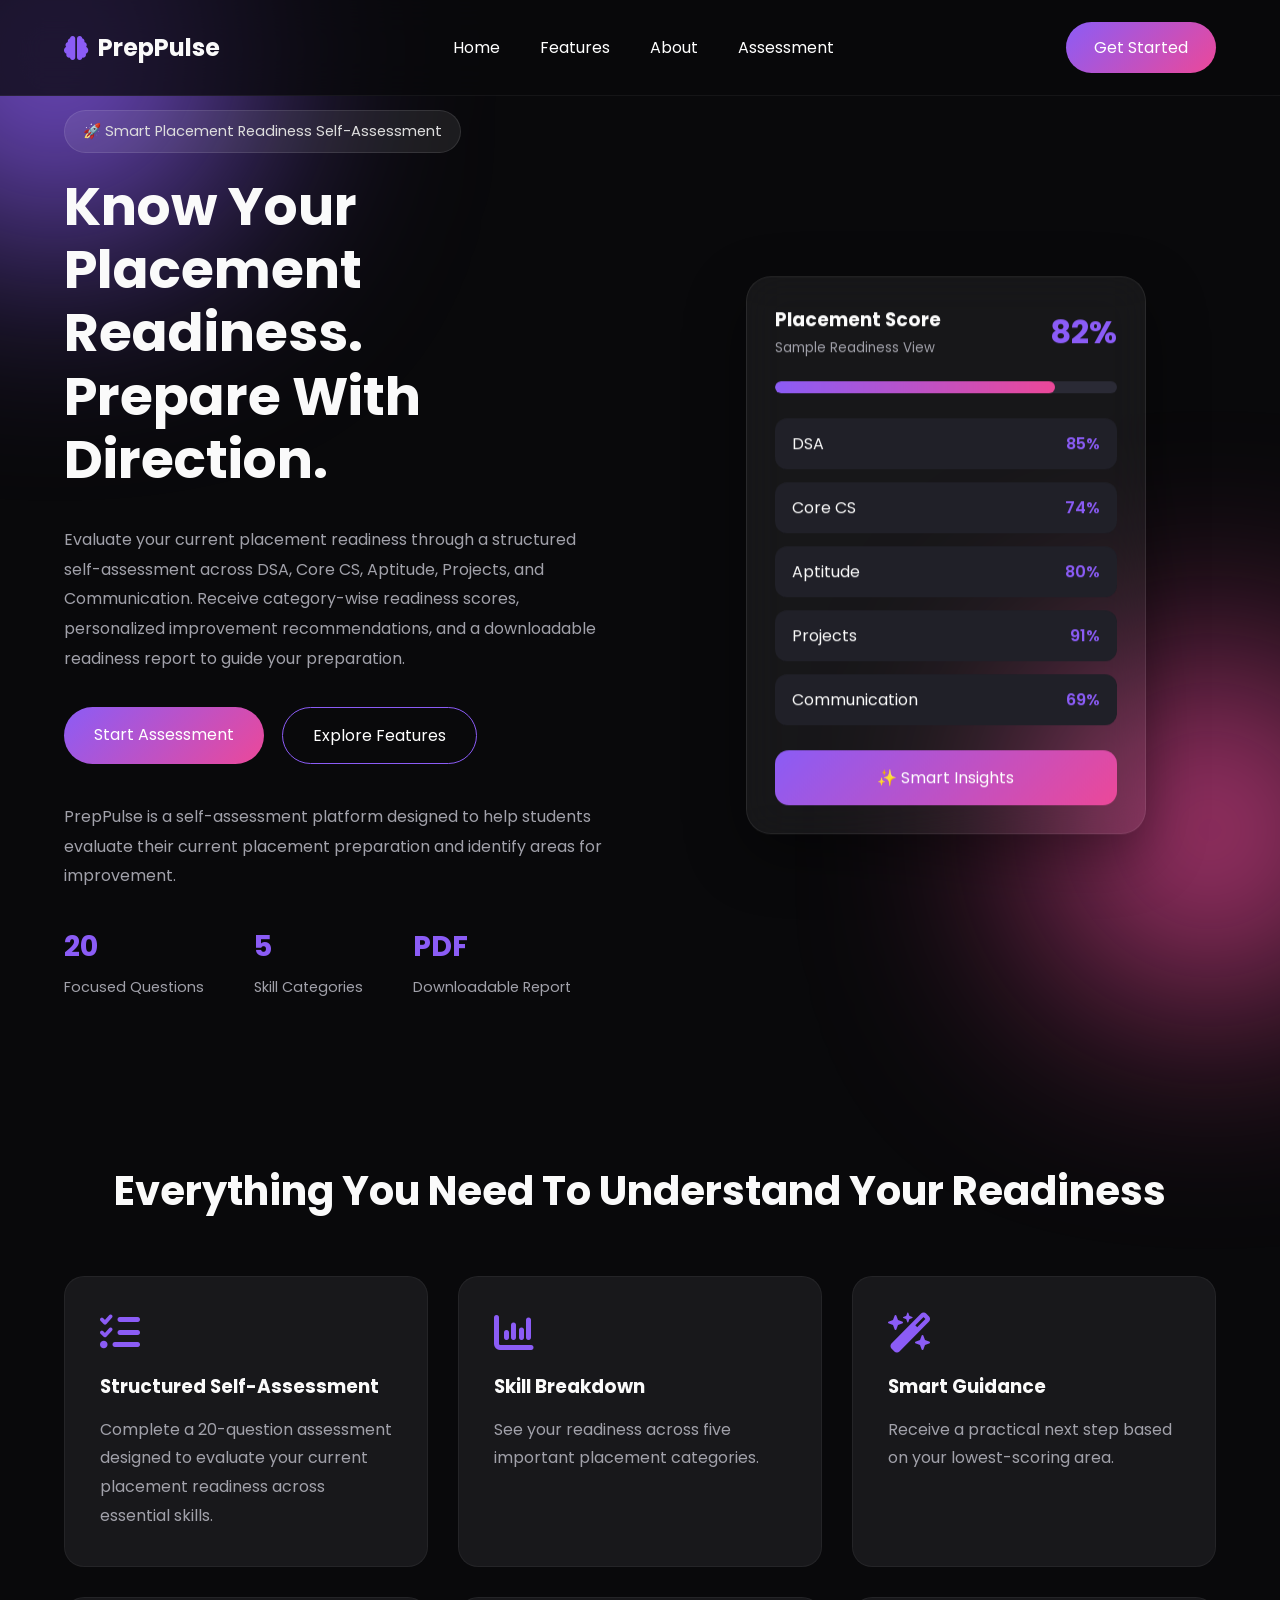
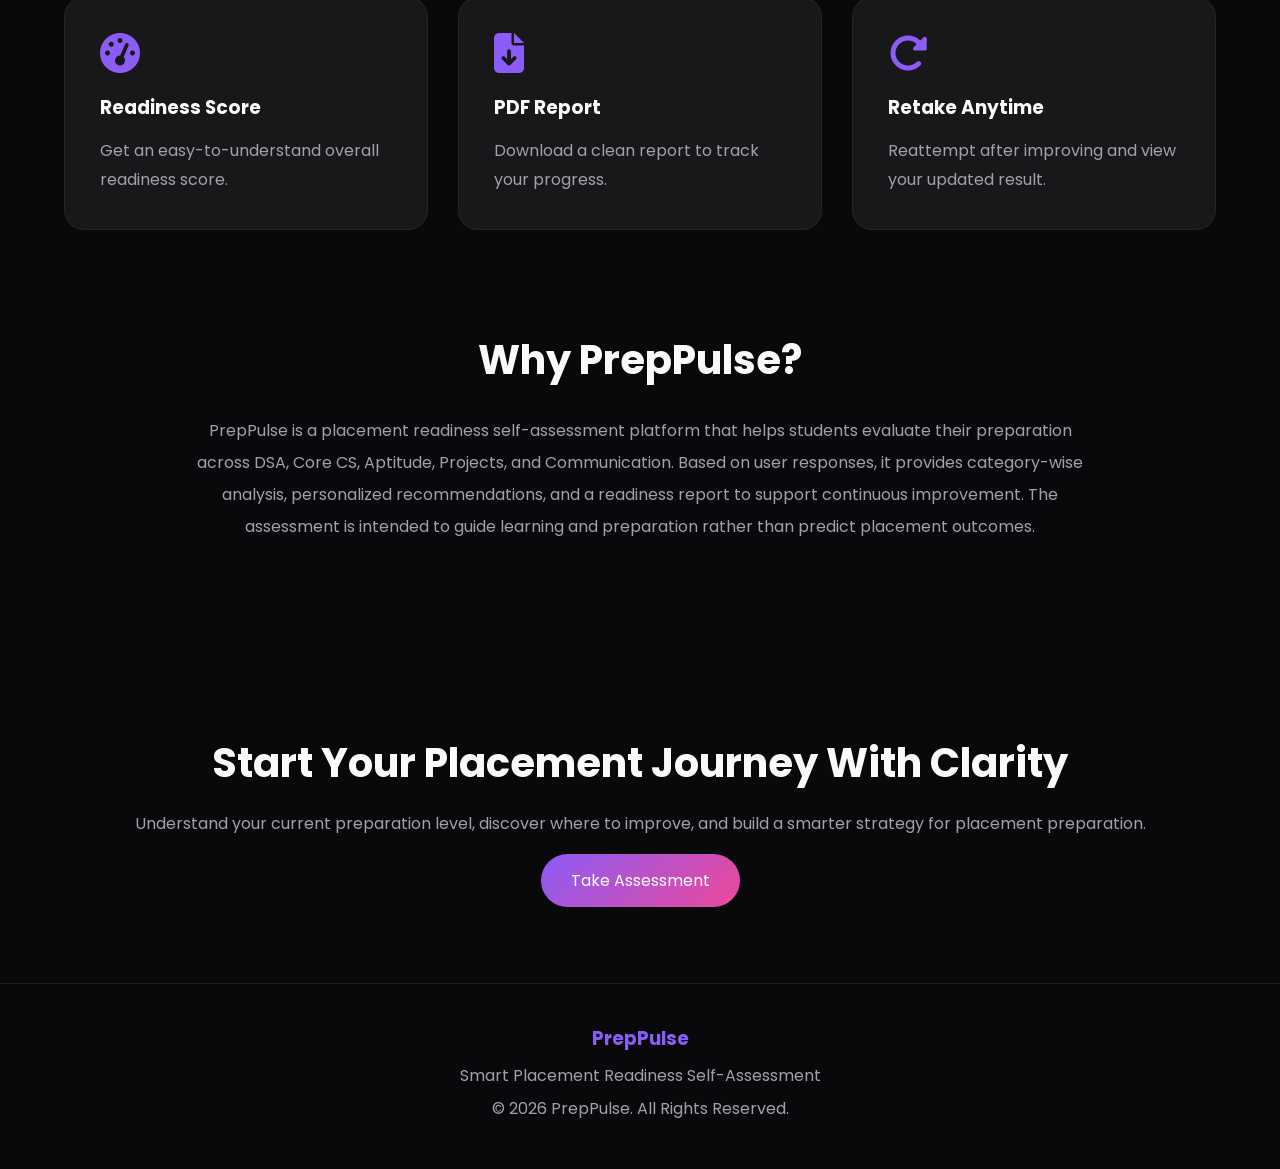
<file: index.html>
<!DOCTYPE html>
<html lang="en">

<head>
    <meta charset="UTF-8">
    <meta name="viewport" content="width=device-width, initial-scale=1.0">

    <title>PrepPulse | Smart Placement Readiness Self-Assessment</title>

    <link rel="stylesheet" href="css/style.css">

    <link href="https://fonts.googleapis.com/css2?family=Poppins:wght@300;400;500;600;700;800&display=swap"
        rel="stylesheet">

    <link rel="stylesheet"
        href="https://cdnjs.cloudflare.com/ajax/libs/font-awesome/6.7.2/css/all.min.css">
</head>

<body>

    <div class="bg-circle one"></div>
    <div class="bg-circle two"></div>

    <header>
        <nav class="navbar">

            <div class="logo">
                <i class="fa-solid fa-brain"></i>
                <span>PrepPulse</span>
            </div>

            <ul class="nav-links">
                <li><a href="#">Home</a></li>
                <li><a href="#features">Features</a></li>
                <li><a href="#about">About</a></li>
                <li><a href="profile.html">Assessment</a></li>
            </ul>

            <a href="profile.html" class="start-btn">Get Started</a>

        </nav>
    </header>

    <section class="hero">

        <div class="hero-left">

            <span class="badge">
                🚀 Smart Placement Readiness Self-Assessment
            </span>

            <h1>
                Know Your Placement Readiness.<br>
                Prepare With Direction.
            </h1>

            <p>
                <p>
                    Evaluate your current placement readiness through a structured
                    self-assessment across DSA, Core CS, Aptitude, Projects, and
                    Communication. Receive category-wise readiness scores,
                    personalized improvement recommendations, and a downloadable
                    readiness report to guide your preparation.
                </p>
            </p>

            <div class="hero-buttons">
                <a href="profile.html" class="primary-btn">Start Assessment</a>
                <a href="#features" class="secondary-btn">Explore Features</a>
            </div>
            <p class="assessment-note">
                PrepPulse is a self-assessment platform designed to help students
                evaluate their current placement preparation and identify areas for
                improvement.
            </p>

            <div class="hero-stats">

                <div class="stat">
                    <h2>20</h2>
                    <p>Focused Questions</p>
                </div>

                <div class="stat">
                    <h2>5</h2>
                    <p>Skill Categories</p>
                </div>

                <div class="stat">
                    <h2>PDF</h2>
                    <p>Downloadable Report</p>
                </div>

            </div>

        </div>

        <div class="hero-right">

            <div class="dashboard-card">

                <div class="dashboard-top">
                    <div>
                        <h3>Placement Score</h3>
                        <small>Sample Readiness View</small>
                    </div>

                    <h2>82%</h2>
                </div>

                <div class="progress-bar">
                    <div class="progress-fill"></div>
                </div>

                <div class="score-box">
                    <span>DSA</span>
                    <span>85%</span>
                </div>

                <div class="score-box">
                    <span>Core CS</span>
                    <span>74%</span>
                </div>

                <div class="score-box">
                    <span>Aptitude</span>
                    <span>80%</span>
                </div>

                <div class="score-box">
                    <span>Projects</span>
                    <span>91%</span>
                </div>

                <div class="score-box">
                    <span>Communication</span>
                    <span>69%</span>
                </div>

                <button type="button">✨ Smart Insights</button>

            </div>

        </div>

    </section>

    <section class="features" id="features">

        <h2>Everything You Need To Understand Your Readiness</h2>

        <div class="feature-grid">

            <div class="feature-card">
                <i class="fa-solid fa-list-check"></i>
                <h3>Structured Self-Assessment</h3>

                <p>
                Complete a 20-question assessment designed to evaluate your current
                placement readiness across essential skills.
                </p>
            </div>

            <div class="feature-card">
                <i class="fa-solid fa-chart-column"></i>
                <h3>Skill Breakdown</h3>
                <p>See your readiness across five important placement categories.</p>
            </div>

            <div class="feature-card">
                <i class="fa-solid fa-wand-magic-sparkles"></i>
                <h3>Smart Guidance</h3>
                <p>Receive a practical next step based on your lowest-scoring area.</p>
            </div>

            <div class="feature-card">
                <i class="fa-solid fa-gauge-high"></i>
                <h3>Readiness Score</h3>
                <p>Get an easy-to-understand overall readiness score.</p>
            </div>

            <div class="feature-card">
                <i class="fa-solid fa-file-arrow-down"></i>
                <h3>PDF Report</h3>
                <p>Download a clean report to track your progress.</p>
            </div>

            <div class="feature-card">
                <i class="fa-solid fa-rotate-right"></i>
                <h3>Retake Anytime</h3>
                <p>Reattempt after improving and view your updated result.</p>
            </div>

        </div>

    </section>

    <section class="about" id="about">

        <h2>Why PrepPulse?</h2>

        <p>
            <p>
                PrepPulse is a placement readiness self-assessment platform that
                helps students evaluate their preparation across DSA, Core CS,
                Aptitude, Projects, and Communication. Based on user responses,
                it provides category-wise analysis, personalized recommendations,
                and a readiness report to support continuous improvement. The
                assessment is intended to guide learning and preparation rather
                than predict placement outcomes.
            </p>
        </p>

    </section>

    <section class="cta">

        <h2>Start Your Placement Journey With Clarity</h2>

        <p>
            Understand your current preparation level, discover where to improve,
            and build a smarter strategy for placement preparation.
        </p>

        <a href="profile.html" class="primary-btn">Take Assessment</a>

    </section>

    <footer>

        <h3>PrepPulse</h3>

        <p>Smart Placement Readiness Self-Assessment</p>

        <p>© 2026 PrepPulse. All Rights Reserved.</p>

    </footer>

    <script src="js/script.js"></script>

</body>

</html>
</file>
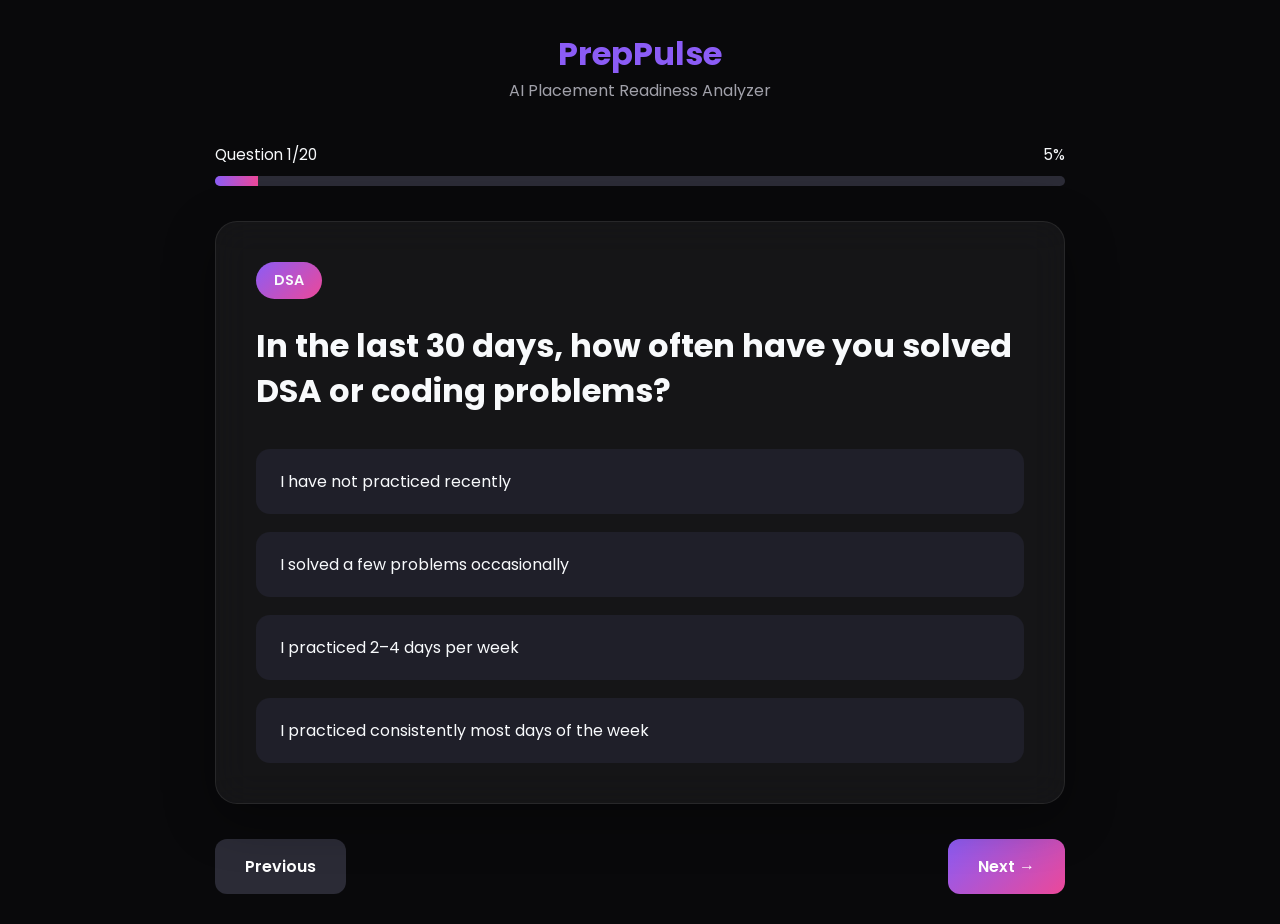
<file: assessment.html>
<!DOCTYPE html>
<html lang="en">

<head>

    <meta charset="UTF-8">
    <meta name="viewport" content="width=device-width, initial-scale=1.0">

    <title>PrepPulse | Assessment</title>

    <link rel="stylesheet" href="css/assessment.css">

    <link href="https://fonts.googleapis.com/css2?family=Poppins:wght@300;400;500;600;700&display=swap" rel="stylesheet">

</head>

<body>

<div class="container">

    <!-- Header -->

    <header>

        <h2>PrepPulse</h2>

        <span>AI Placement Readiness Analyzer</span>

    </header>

    <!-- Progress -->

    <div class="progress-container">

        <div class="progress-info">

            <span>Question <span id="currentQuestion">1</span>/20</span>

            <span id="progressPercent">5%</span>

        </div>

        <div class="progress-bar">

            <div class="progress-fill" id="progressFill"></div>

        </div>

    </div>

    <!-- Question Card -->

    <div class="question-card">

        <div class="category">

            DSA

        </div>

        <h1 id="question">

            How confident are you in solving an Array problem?

        </h1>

        <div class="options">

            <div class="option" data-value="1">
                🌱 Beginner
            </div>

            <div class="option" data-value="2">
                📘 Basic
            </div>

            <div class="option" data-value="3">
                🚀 Good
            </div>

            <div class="option" data-value="4">
                ⭐ Excellent
            </div>

        </div>

    </div>

    <!-- Navigation -->

    <div class="buttons">

        <button id="prevBtn">
            Previous
        </button>

        <button id="nextBtn">
            Next →
        </button>

    </div>

</div>

<script src="js/questions.js"></script>
<script src="js/assessment.js"></script>

</body>

</html>
</file>
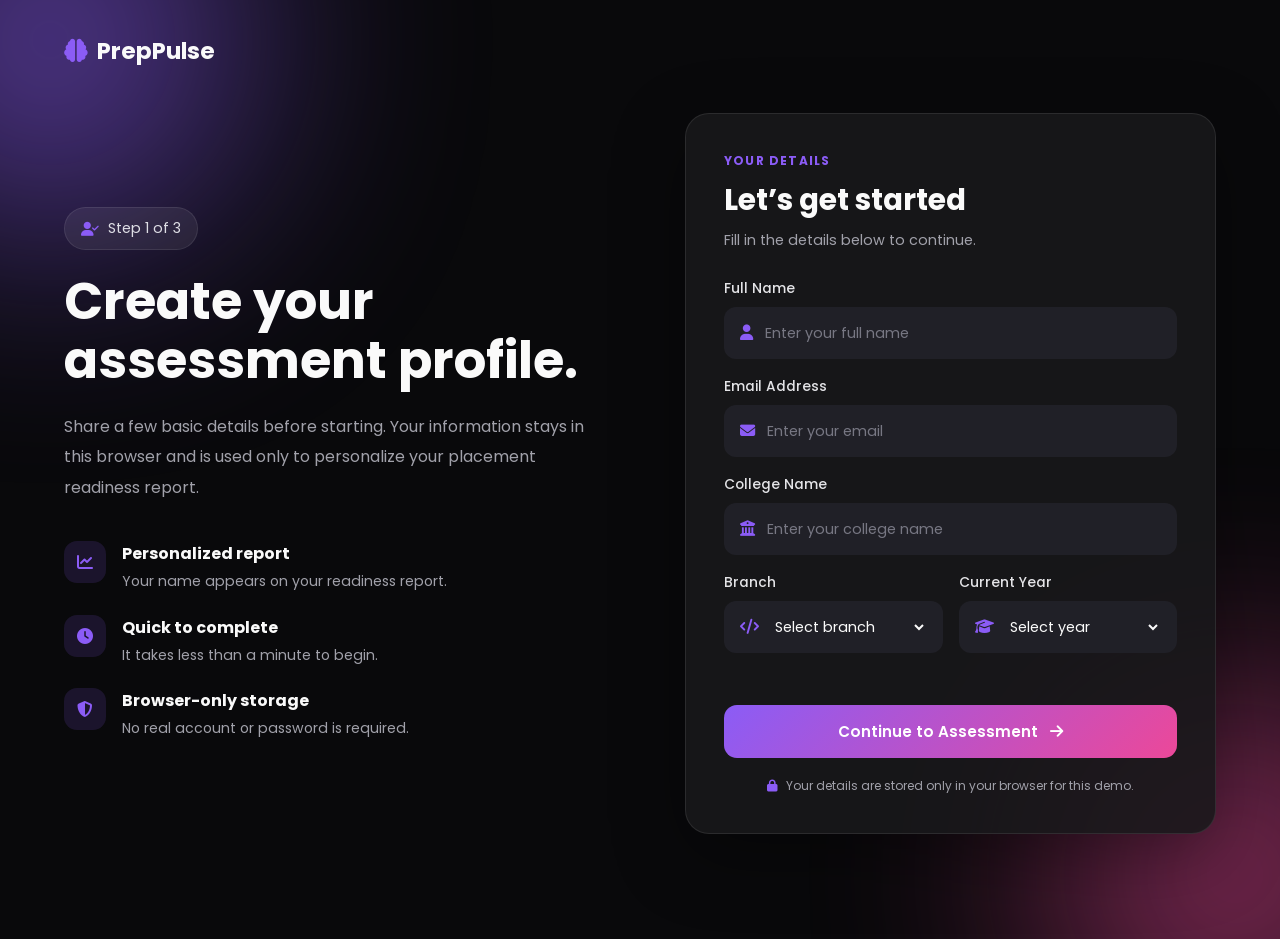
<file: profile.html>
<!DOCTYPE html>
<html lang="en">

<head>
    <meta charset="UTF-8">
    <meta name="viewport" content="width=device-width, initial-scale=1.0">

    <title>PrepPulse | Create Assessment Profile</title>

    <link rel="stylesheet" href="css/profile.css">

    <link href="https://fonts.googleapis.com/css2?family=Poppins:wght@300;400;500;600;700;800&display=swap"
        rel="stylesheet">

    <link rel="stylesheet"
        href="https://cdnjs.cloudflare.com/ajax/libs/font-awesome/6.7.2/css/all.min.css">
</head>

<body>

    <div class="bg-circle one"></div>
    <div class="bg-circle two"></div>

    <main class="page-container">

        <a href="index.html" class="brand">
            <i class="fa-solid fa-brain"></i>
            <span>PrepPulse</span>
        </a>

        <section class="profile-layout">

            <div class="intro-content">

                <span class="badge">
                    <i class="fa-solid fa-user-check"></i>
                    Step 1 of 3
                </span>

                <h1>Create your<br>assessment profile.</h1>

                <p>
                    Share a few basic details before starting. Your information
                    stays in this browser and is used only to personalize your
                    placement readiness report.
                </p>

                <div class="benefit-list">

                    <div class="benefit">
                        <i class="fa-solid fa-chart-line"></i>
                        <div>
                            <h3>Personalized report</h3>
                            <p>Your name appears on your readiness report.</p>
                        </div>
                    </div>

                    <div class="benefit">
                        <i class="fa-solid fa-clock"></i>
                        <div>
                            <h3>Quick to complete</h3>
                            <p>It takes less than a minute to begin.</p>
                        </div>
                    </div>

                    <div class="benefit">
                        <i class="fa-solid fa-shield-halved"></i>
                        <div>
                            <h3>Browser-only storage</h3>
                            <p>No real account or password is required.</p>
                        </div>
                    </div>

                </div>

            </div>

            <div class="form-card">

                <div class="form-heading">
                    <p class="small-label">YOUR DETAILS</p>
                    <h2>Let’s get started</h2>
                    <p>Fill in the details below to continue.</p>
                </div>

                <form id="profileForm">

                    <div class="input-group">
                        <label for="fullName">Full Name</label>
                        <div class="input-box">
                            <i class="fa-solid fa-user"></i>
                            <input
                                type="text"
                                id="fullName"
                                placeholder="Enter your full name"
                                required
                            >
                        </div>
                    </div>

                    <div class="input-group">
                        <label for="email">Email Address</label>
                        <div class="input-box">
                            <i class="fa-solid fa-envelope"></i>
                            <input
                                type="email"
                                id="email"
                                placeholder="Enter your email"
                                required
                            >
                        </div>
                    </div>

                    <div class="input-group">
                        <label for="college">College Name</label>
                        <div class="input-box">
                            <i class="fa-solid fa-building-columns"></i>
                            <input
                                type="text"
                                id="college"
                                placeholder="Enter your college name"
                                required
                            >
                        </div>
                    </div>

                    <div class="two-column">

                        <div class="input-group">
                            <label for="branch">Branch</label>
                            <div class="input-box">
                                <i class="fa-solid fa-code"></i>
                                <select id="branch" required>
                                    <option value="" selected disabled>Select branch</option>
                                    <option value="Computer Science">Computer Science</option>
                                    <option value="Information Technology">Information Technology</option>
                                    <option value="AI / ML">AI / ML</option>
                                    <option value="Data Science">Data Science</option>
                                    <option value="Electronics">Electronics</option>
                                    <option value="Mechanical">Mechanical</option>
                                    <option value="Civil">Civil</option>
                                    <option value="Other">Other</option>
                                </select>
                            </div>
                        </div>

                        <div class="input-group">
                            <label for="year">Current Year</label>
                            <div class="input-box">
                                <i class="fa-solid fa-graduation-cap"></i>
                                <select id="year" required>
                                    <option value="" selected disabled>Select year</option>
                                    <option value="1st Year">1st Year</option>
                                    <option value="2nd Year">2nd Year</option>
                                    <option value="3rd Year">3rd Year</option>
                                    <option value="4th Year">4th Year</option>
                                </select>
                            </div>
                        </div>

                    </div>

                    <p id="formMessage" class="form-message"></p>

                    <button type="submit" class="continue-btn">
                        Continue to Assessment
                        <i class="fa-solid fa-arrow-right"></i>
                    </button>

                </form>

                <p class="privacy-note">
                    <i class="fa-solid fa-lock"></i>
                    Your details are stored only in your browser for this demo.
                </p>

            </div>

        </section>

    </main>

    <script src="js/profile.js"></script>

</body>

</html>
</file>
<file: css/style.css>
/* =====================================
   GOOGLE FONT
===================================== */

@import url('https://fonts.googleapis.com/css2?family=Poppins:wght@300;400;500;600;700;800&display=swap');

/* =====================================
   VARIABLES
===================================== */

:root{
    --bg:#09090B;
    --card:#18181B;
    --primary:#8B5CF6;
    --secondary:#EC4899;
    --accent:#6366F1;
    --text:#FAFAFA;
    --text-light:#A1A1AA;
}

/* =====================================
   RESET
===================================== */

*{
    margin:0;
    padding:0;
    box-sizing:border-box;
    font-family:'Poppins',sans-serif;
    scroll-behavior:smooth;
}

body{
    background:var(--bg);
    color:var(--text);
    overflow-x:hidden;
}

/* =====================================
   BACKGROUND GLOW
===================================== */

.bg-circle{
    position:fixed;
    border-radius:50%;
    filter:blur(120px);
    z-index:-1;
}

.one{
    width:350px;
    height:350px;
    background:#8B5CF6;
    top:-120px;
    left:-120px;
}

.two{
    width:300px;
    height:300px;
    background:#EC4899;
    right:-80px;
    bottom:-80px;
}

/* =====================================
   NAVBAR
===================================== */

header{
    width:100%;
    position:fixed;
    top:0;
    left:0;
    z-index:1000;
    backdrop-filter:blur(18px);
    border-bottom:1px solid rgba(255,255,255,.05);
    background:rgba(9,9,11,.75);
}

.navbar{
    width:90%;
    max-width:1300px;
    margin:auto;
    display:flex;
    justify-content:space-between;
    align-items:center;
    padding:22px 0;
}

.logo{
    display:flex;
    gap:10px;
    align-items:center;
    font-size:1.5rem;
    font-weight:700;
}

.logo i{
    color:var(--primary);
}

.nav-links{
    list-style:none;
    display:flex;
    gap:40px;
}

.nav-links a{
    text-decoration:none;
    color:white;
    transition:.3s;
}

.nav-links a:hover{
    color:var(--primary);
}

.start-btn{
    text-decoration:none;
    color:white;
    padding:13px 28px;
    border-radius:40px;
    background:linear-gradient(135deg,var(--primary),var(--secondary));
    transition:.35s;
}

.start-btn:hover{
    transform:translateY(-4px);
    box-shadow:0 12px 35px rgba(139,92,246,.35);
}

/* =====================================
   HERO
===================================== */

.hero{
    width:90%;
    max-width:1300px;
    margin:auto;
    min-height:100vh;
    display:flex;
    justify-content:space-between;
    align-items:center;
    gap:70px;
    padding-top:110px;
    padding-bottom:60px;
}

.hero-left{
    flex:1;
}

.badge{
    display:inline-block;
    background:rgba(255,255,255,.08);
    border:1px solid rgba(255,255,255,.1);
    padding:10px 18px;
    border-radius:30px;
    margin-bottom:22px;
    color:#ddd;
    font-size:.92rem;
}

.hero-left h1{
    font-size:3.35rem;
    line-height:1.18;
    margin-bottom:22px;
    max-width:650px;
}

.hero-left p{
    color:var(--text-light);
    line-height:1.85;
    margin-bottom:34px;
    font-size:1rem;
    max-width:650px;
}

.hero-buttons{
    display:flex;
    gap:18px;
    margin-bottom:38px;
}

.primary-btn{
    text-decoration:none;
    background:linear-gradient(135deg,var(--primary),var(--secondary));
    color:white;
    padding:15px 30px;
    border-radius:40px;
    transition:.3s;
}

.primary-btn:hover{
    transform:translateY(-5px);
    box-shadow:0 12px 35px rgba(139,92,246,.35);
}

.secondary-btn{
    text-decoration:none;
    border:1px solid var(--primary);
    color:white;
    padding:15px 30px;
    border-radius:40px;
    transition:.3s;
}

.secondary-btn:hover{
    background:rgba(139,92,246,.12);
}

.hero-stats{
    display:flex;
    gap:50px;
}

.stat h2{
    color:var(--primary);
    font-size:1.8rem;
}

.stat p{
    margin-top:6px;
    margin-bottom:0;
    color:var(--text-light);
    font-size:.9rem;
}

/* =====================================
   HERO RIGHT - DASHBOARD CARD
===================================== */

.hero-right{
    flex:1;
    display:flex;
    justify-content:center;
    align-items:center;
}

.dashboard-card{
    width:400px;
    background:rgba(255,255,255,0.06);
    backdrop-filter:blur(20px);
    border:1px solid rgba(255,255,255,0.08);
    border-radius:25px;
    padding:28px;
    box-shadow:0 20px 60px rgba(0,0,0,0.4);
    transition:.4s;
}

.dashboard-card:hover{
    transform:translateY(-10px);
    box-shadow:0 25px 70px rgba(139,92,246,.35);
}

.dashboard-top{
    display:flex;
    justify-content:space-between;
    align-items:center;
    margin-bottom:22px;
}

.dashboard-top h2{
    color:var(--primary);
    font-size:2rem;
}

.dashboard-top small{
    color:var(--text-light);
}

.progress-bar{
    width:100%;
    height:12px;
    background:#2a2a35;
    border-radius:20px;
    overflow:hidden;
    margin-bottom:25px;
}

.progress-fill{
    width:82%;
    height:100%;
    background:linear-gradient(90deg,var(--primary),var(--secondary));
    border-radius:20px;
}

.score-box{
    display:flex;
    justify-content:space-between;
    padding:13px 17px;
    margin-bottom:13px;
    border-radius:12px;
    background:#202028;
}

.score-box span:last-child{
    color:var(--primary);
    font-weight:600;
}

.dashboard-card button{
    width:100%;
    padding:15px;
    margin-top:12px;
    border:none;
    border-radius:14px;
    background:linear-gradient(135deg,var(--primary),var(--secondary));
    color:white;
    font-size:1rem;
    cursor:pointer;
}

/* =====================================
   FEATURES
===================================== */

.features{
    width:90%;
    max-width:1300px;
    margin:100px auto;
}

.features h2{
    text-align:center;
    font-size:2.5rem;
    margin-bottom:55px;
}

.feature-grid{
    display:grid;
    grid-template-columns:repeat(auto-fit,minmax(280px,1fr));
    gap:30px;
}

.feature-card{
    background:var(--card);
    padding:35px;
    border-radius:20px;
    transition:.35s;
    border:1px solid rgba(255,255,255,.05);
}

.feature-card:hover{
    transform:translateY(-10px);
    border-color:var(--primary);
}

.feature-card i{
    font-size:2.5rem;
    color:var(--primary);
    margin-bottom:20px;
}

.feature-card h3{
    margin-bottom:15px;
}

.feature-card p{
    color:var(--text-light);
    line-height:1.8;
}

/* =====================================
   ABOUT
===================================== */

.about{
    width:85%;
    max-width:900px;
    margin:100px auto;
    text-align:center;
}

.about h2{
    font-size:2.5rem;
    margin-bottom:25px;
}

.about p{
    color:var(--text-light);
    line-height:2;
}

/* =====================================
   CTA
===================================== */

.cta{
    text-align:center;
    padding:90px 20px;
}

.cta h2{
    font-size:2.5rem;
    margin-bottom:18px;
}

.cta p{
    color:var(--text-light);
    margin-bottom:32px;
}

/* =====================================
   FOOTER
===================================== */

footer{
    border-top:1px solid rgba(255,255,255,.08);
    padding:40px 20px;
    text-align:center;
}

footer h3{
    color:var(--primary);
    margin-bottom:10px;
}

footer p{
    color:var(--text-light);
    margin:8px 0;
}

/* =====================================
   TABLET
===================================== */

@media(max-width:1000px){

    .hero{
        flex-direction:column;
        text-align:center;
        padding-top:140px;
        gap:55px;
    }

    .hero-left h1,
    .hero-left p{
        margin-left:auto;
        margin-right:auto;
    }

    .hero-buttons{
        justify-content:center;
    }

    .hero-stats{
        justify-content:center;
    }

    .dashboard-card{
        width:100%;
        max-width:420px;
    }

    .nav-links{
        display:none;
    }

    .hero-left h1{
        font-size:2.6rem;
    }

    .features h2,
    .about h2,
    .cta h2{
        font-size:2.2rem;
    }
}

/* =====================================
   MOBILE
===================================== */

@media(max-width:600px){

    .navbar{
        padding:18px 0;
    }

    .logo{
        font-size:1.25rem;
    }

    .start-btn{
        padding:10px 18px;
        font-size:.88rem;
    }

    .hero{
        width:88%;
        padding-top:120px;
    }

    .badge{
        font-size:.78rem;
        padding:9px 14px;
    }

    .hero-left h1{
        font-size:2rem;
        line-height:1.25;
    }

    .hero-left p{
        font-size:.92rem;
        line-height:1.75;
    }

    .hero-stats{
        flex-direction:column;
        gap:18px;
    }

    .hero-buttons{
        flex-direction:column;
    }

    .primary-btn,
    .secondary-btn{
        width:100%;
    }

    .dashboard-card{
        padding:22px;
    }

    .features,
    .about{
        margin:75px auto;
    }

    .features h2,
    .about h2,
    .cta h2{
        font-size:1.9rem;
    }
}

.profile-details {
    display: flex;
    flex-wrap: wrap;
    gap: 10px;
    margin-top: 18px;
}

.profile-details span {
    display: inline-flex;
    align-items: center;
    gap: 7px;
    padding: 8px 12px;
    border-radius: 20px;
    background: rgba(139, 92, 246, 0.1);
    border: 1px solid rgba(139, 92, 246, 0.22);
    color: #d8c7ff;
    font-size: 0.8rem;
}

.profile-details i {
    color: #a78bfa;
}
</file>
<file: css/assessment.css>
@import url('https://fonts.googleapis.com/css2?family=Poppins:wght@300;400;500;600;700;800&display=swap');

:root{
    --bg:#09090B;
    --card:#18181B;
    --primary:#8B5CF6;
    --secondary:#EC4899;
    --text:#F8FAFC;
    --text-light:#A1A1AA;
}

*{
    margin:0;
    padding:0;
    box-sizing:border-box;
    font-family:'Poppins',sans-serif;
}

body{
    background:var(--bg);
    color:var(--text);
    display:flex;
    justify-content:center;
    align-items:center;
    min-height:100vh;
    padding:30px;
}

.container{
    width:100%;
    max-width:850px;
}

header{
    text-align:center;
    margin-bottom:40px;
}

header h2{
    font-size:2rem;
    color:var(--primary);
}

header span{
    color:var(--text-light);
}

/* Progress */

.progress-container{
    margin-bottom:35px;
}

.progress-info{
    display:flex;
    justify-content:space-between;
    margin-bottom:10px;
    font-size:.95rem;
}

.progress-bar{
    width:100%;
    height:10px;
    background:#2B2B36;
    border-radius:20px;
    overflow:hidden;
}

.progress-fill{
    width:5%;
    height:100%;
    background:linear-gradient(90deg,var(--primary),var(--secondary));
    transition:.4s;
}

/* Question Card */

.question-card{
    background:rgba(255,255,255,.05);
    backdrop-filter:blur(18px);
    border:1px solid rgba(255,255,255,.08);
    border-radius:22px;
    padding:40px;
    box-shadow:0 15px 50px rgba(0,0,0,.35);
}

.category{
    display:inline-block;
    padding:8px 18px;
    border-radius:25px;
    background:linear-gradient(135deg,var(--primary),var(--secondary));
    margin-bottom:25px;
    font-size:.9rem;
    font-weight:600;
}

#question{
    font-size:2rem;
    margin-bottom:35px;
    line-height:1.4;
}

/* Options */

.options{
    display:flex;
    flex-direction:column;
    gap:18px;
}

.option{
    padding:18px 22px;
    background:#1F1F29;
    border:2px solid transparent;
    border-radius:14px;
    cursor:pointer;
    transition:.3s;
    font-size:1rem;
}

.option:hover{
    transform:translateX(8px);
    border-color:var(--primary);
    background:#262634;
}

.option.selected{
    border-color:var(--primary);
    background:rgba(139,92,246,.18);
}

/* Buttons */

.buttons{
    display:flex;
    justify-content:space-between;
    margin-top:35px;
}

.buttons button{
    border:none;
    padding:15px 30px;
    border-radius:12px;
    cursor:pointer;
    font-size:1rem;
    font-weight:600;
    transition:.3s;
}

#prevBtn{
    background:#2B2B36;
    color:white;
}

#nextBtn{
    background:linear-gradient(135deg,var(--primary),var(--secondary));
    color:white;
}

.buttons button:hover{
    transform:translateY(-3px);
}

/* Responsive */

@media(max-width:768px){

    #question{
        font-size:1.5rem;
    }

    .question-card{
        padding:25px;
    }

    .buttons{
        flex-direction:column;
        gap:15px;
    }

    .buttons button{
        width:100%;
    }

}
</file>
<file: css/profile.css>
@import url('https://fonts.googleapis.com/css2?family=Poppins:wght@300;400;500;600;700;800&display=swap');

:root {
    --bg: #09090b;
    --card: #18181b;
    --primary: #8b5cf6;
    --secondary: #ec4899;
    --text: #fafafa;
    --text-light: #a1a1aa;
    --border: rgba(255, 255, 255, 0.09);
}

* {
    margin: 0;
    padding: 0;
    box-sizing: border-box;
    font-family: "Poppins", sans-serif;
}

body {
    min-height: 100vh;
    background: var(--bg);
    color: var(--text);
    overflow-x: hidden;
}

.bg-circle {
    position: fixed;
    border-radius: 50%;
    filter: blur(130px);
    z-index: -1;
    opacity: 0.7;
}

.one {
    width: 360px;
    height: 360px;
    background: var(--primary);
    top: -140px;
    left: -130px;
}

.two {
    width: 330px;
    height: 330px;
    background: var(--secondary);
    bottom: -140px;
    right: -120px;
}

.page-container {
    width: 90%;
    max-width: 1250px;
    margin: auto;
    padding: 34px 0 60px;
}

.brand {
    display: inline-flex;
    align-items: center;
    gap: 10px;
    color: var(--text);
    font-size: 1.45rem;
    font-weight: 700;
    text-decoration: none;
}

.brand i {
    color: var(--primary);
}

.profile-layout {
    min-height: calc(100vh - 100px);
    display: grid;
    grid-template-columns: 1fr 1fr;
    gap: 90px;
    align-items: center;
    padding: 45px 0;
}

.badge {
    display: inline-flex;
    align-items: center;
    gap: 9px;
    padding: 10px 16px;
    border-radius: 30px;
    background: rgba(255, 255, 255, 0.07);
    border: 1px solid var(--border);
    color: #dedee5;
    font-size: 0.9rem;
    margin-bottom: 22px;
}

.badge i {
    color: var(--primary);
}

.intro-content h1 {
    font-size: clamp(2.6rem, 4vw, 4.3rem);
    line-height: 1.15;
    margin-bottom: 22px;
}

.intro-content > p {
    max-width: 560px;
    color: var(--text-light);
    line-height: 1.9;
    font-size: 1rem;
}

.benefit-list {
    margin-top: 38px;
    display: grid;
    gap: 22px;
}

.benefit {
    display: flex;
    align-items: flex-start;
    gap: 16px;
}

.benefit > i {
    width: 42px;
    height: 42px;
    display: grid;
    place-items: center;
    border-radius: 13px;
    background: rgba(139, 92, 246, 0.14);
    color: var(--primary);
}

.benefit h3 {
    font-size: 1rem;
    margin-bottom: 4px;
}

.benefit p {
    color: var(--text-light);
    font-size: 0.88rem;
    line-height: 1.6;
}

.form-card {
    padding: 38px;
    border-radius: 24px;
    background: rgba(24, 24, 27, 0.88);
    border: 1px solid var(--border);
    box-shadow: 0 22px 70px rgba(0, 0, 0, 0.35);
}

.small-label {
    color: var(--primary);
    font-size: 0.75rem;
    font-weight: 700;
    letter-spacing: 1.2px;
    margin-bottom: 8px;
}

.form-heading h2 {
    font-size: 1.85rem;
    margin-bottom: 8px;
}

.form-heading > p:last-child {
    color: var(--text-light);
    font-size: 0.9rem;
    margin-bottom: 28px;
}

.input-group {
    margin-bottom: 18px;
}

.input-group label {
    display: block;
    margin-bottom: 8px;
    font-size: 0.86rem;
    font-weight: 500;
    color: #e4e4e7;
}

.input-box {
    height: 52px;
    display: flex;
    align-items: center;
    gap: 12px;
    padding: 0 15px;
    background: #202027;
    border: 1px solid transparent;
    border-radius: 12px;
    transition: 0.25s;
}

.input-box:focus-within {
    border-color: var(--primary);
    box-shadow: 0 0 0 3px rgba(139, 92, 246, 0.12);
}

.input-box i {
    color: var(--primary);
    font-size: 0.95rem;
}

input,
select {
    width: 100%;
    border: none;
    outline: none;
    background: transparent;
    color: var(--text);
    font-size: 0.9rem;
}

input::placeholder {
    color: #777783;
}

select {
    cursor: pointer;
}

select option {
    background: #202027;
    color: white;
}

.two-column {
    display: grid;
    grid-template-columns: 1fr 1fr;
    gap: 16px;
}

.form-message {
    min-height: 20px;
    color: #fda4af;
    font-size: 0.82rem;
    margin: 2px 0 12px;
}

.continue-btn {
    width: 100%;
    border: none;
    border-radius: 13px;
    padding: 15px 18px;
    background: linear-gradient(135deg, var(--primary), var(--secondary));
    color: white;
    font-size: 0.95rem;
    font-weight: 600;
    cursor: pointer;
    transition: 0.3s;
}

.continue-btn:hover {
    transform: translateY(-3px);
    box-shadow: 0 12px 28px rgba(139, 92, 246, 0.32);
}

.continue-btn i {
    margin-left: 8px;
}

.privacy-note {
    margin-top: 19px;
    color: var(--text-light);
    font-size: 0.75rem;
    text-align: center;
}

.privacy-note i {
    color: var(--primary);
    margin-right: 5px;
}

@media (max-width: 950px) {
    .profile-layout {
        grid-template-columns: 1fr;
        gap: 42px;
        padding-top: 55px;
    }

    .intro-content {
        text-align: center;
    }

    .intro-content > p {
        margin: auto;
    }

    .benefit-list {
        max-width: 520px;
        margin: 34px auto 0;
        text-align: left;
    }

    .form-card {
        max-width: 620px;
        width: 100%;
        margin: auto;
    }
}

@media (max-width: 520px) {
    .page-container {
        width: 92%;
        padding-top: 25px;
    }

    .profile-layout {
        padding-top: 42px;
    }

    .intro-content h1 {
        font-size: 2.45rem;
    }

    .form-card {
        padding: 26px 20px;
    }

    .two-column {
        grid-template-columns: 1fr;
        gap: 0;
    }
}
</file>
